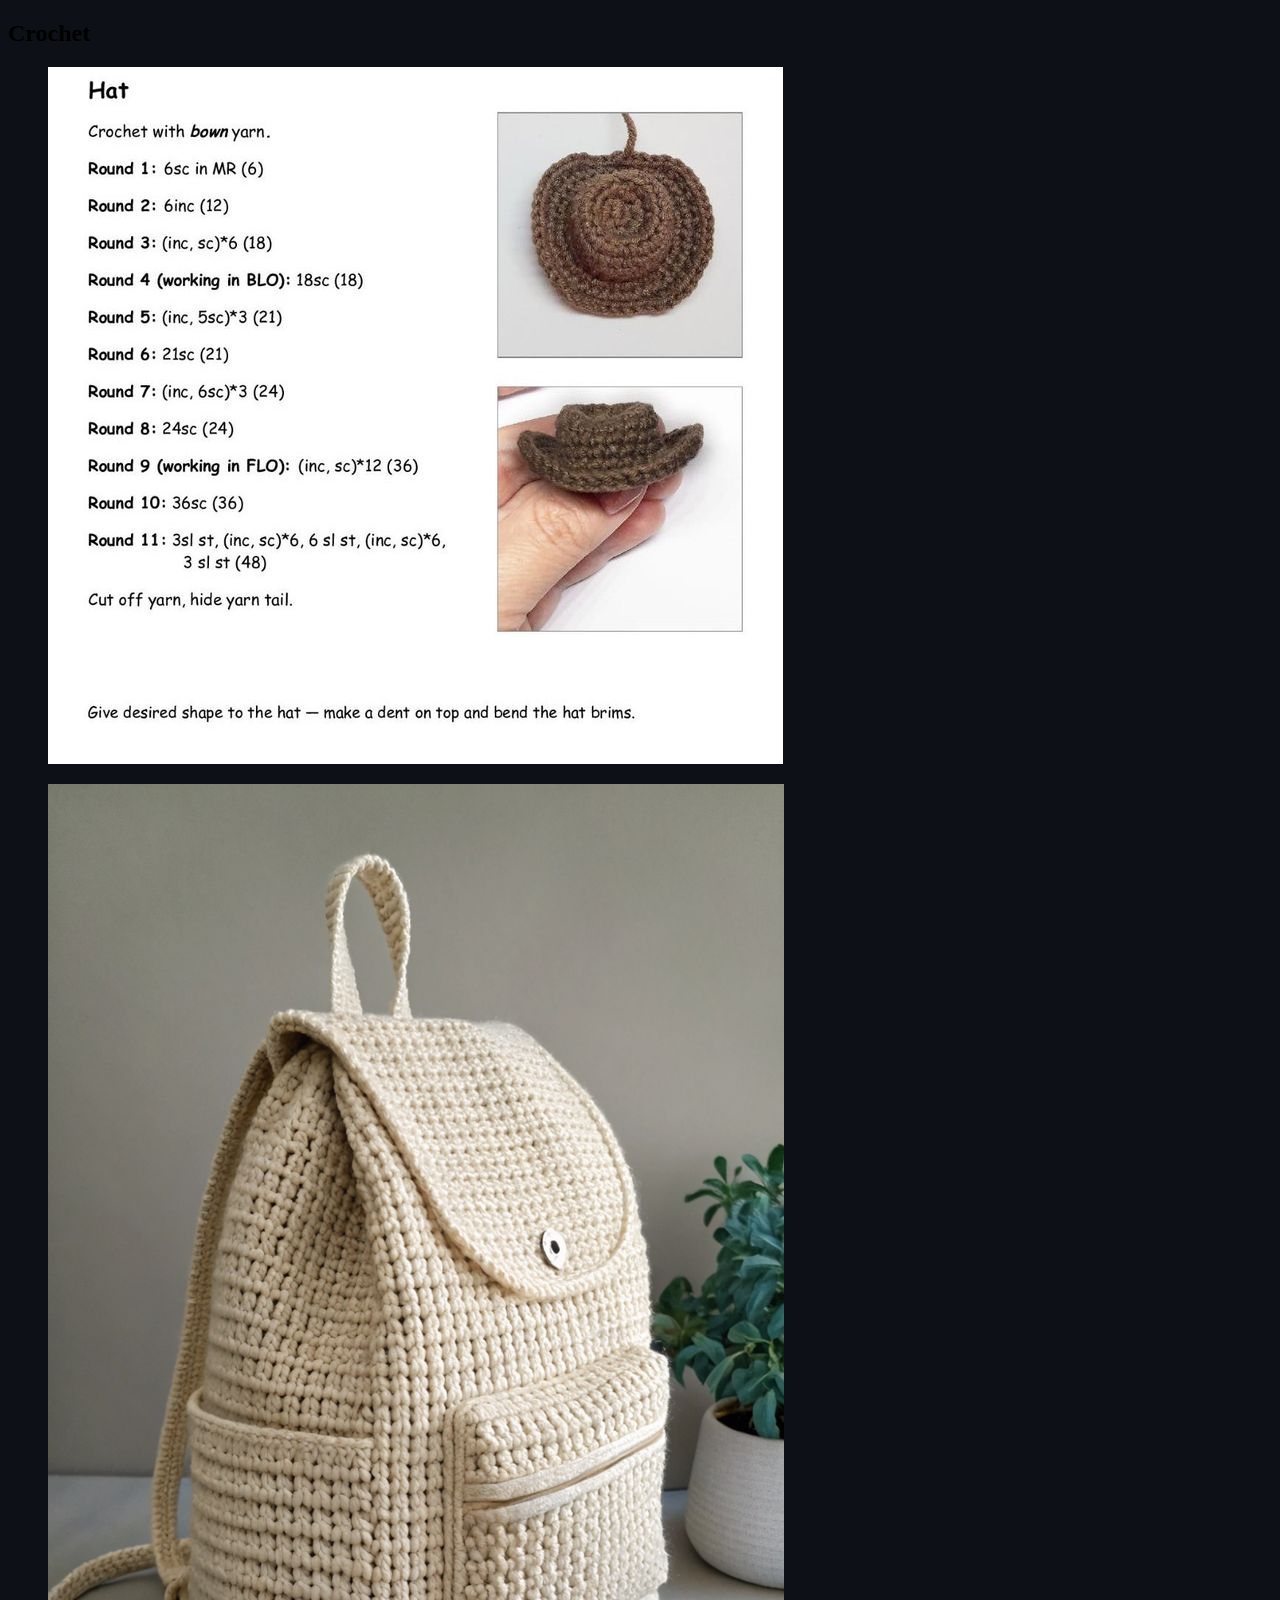
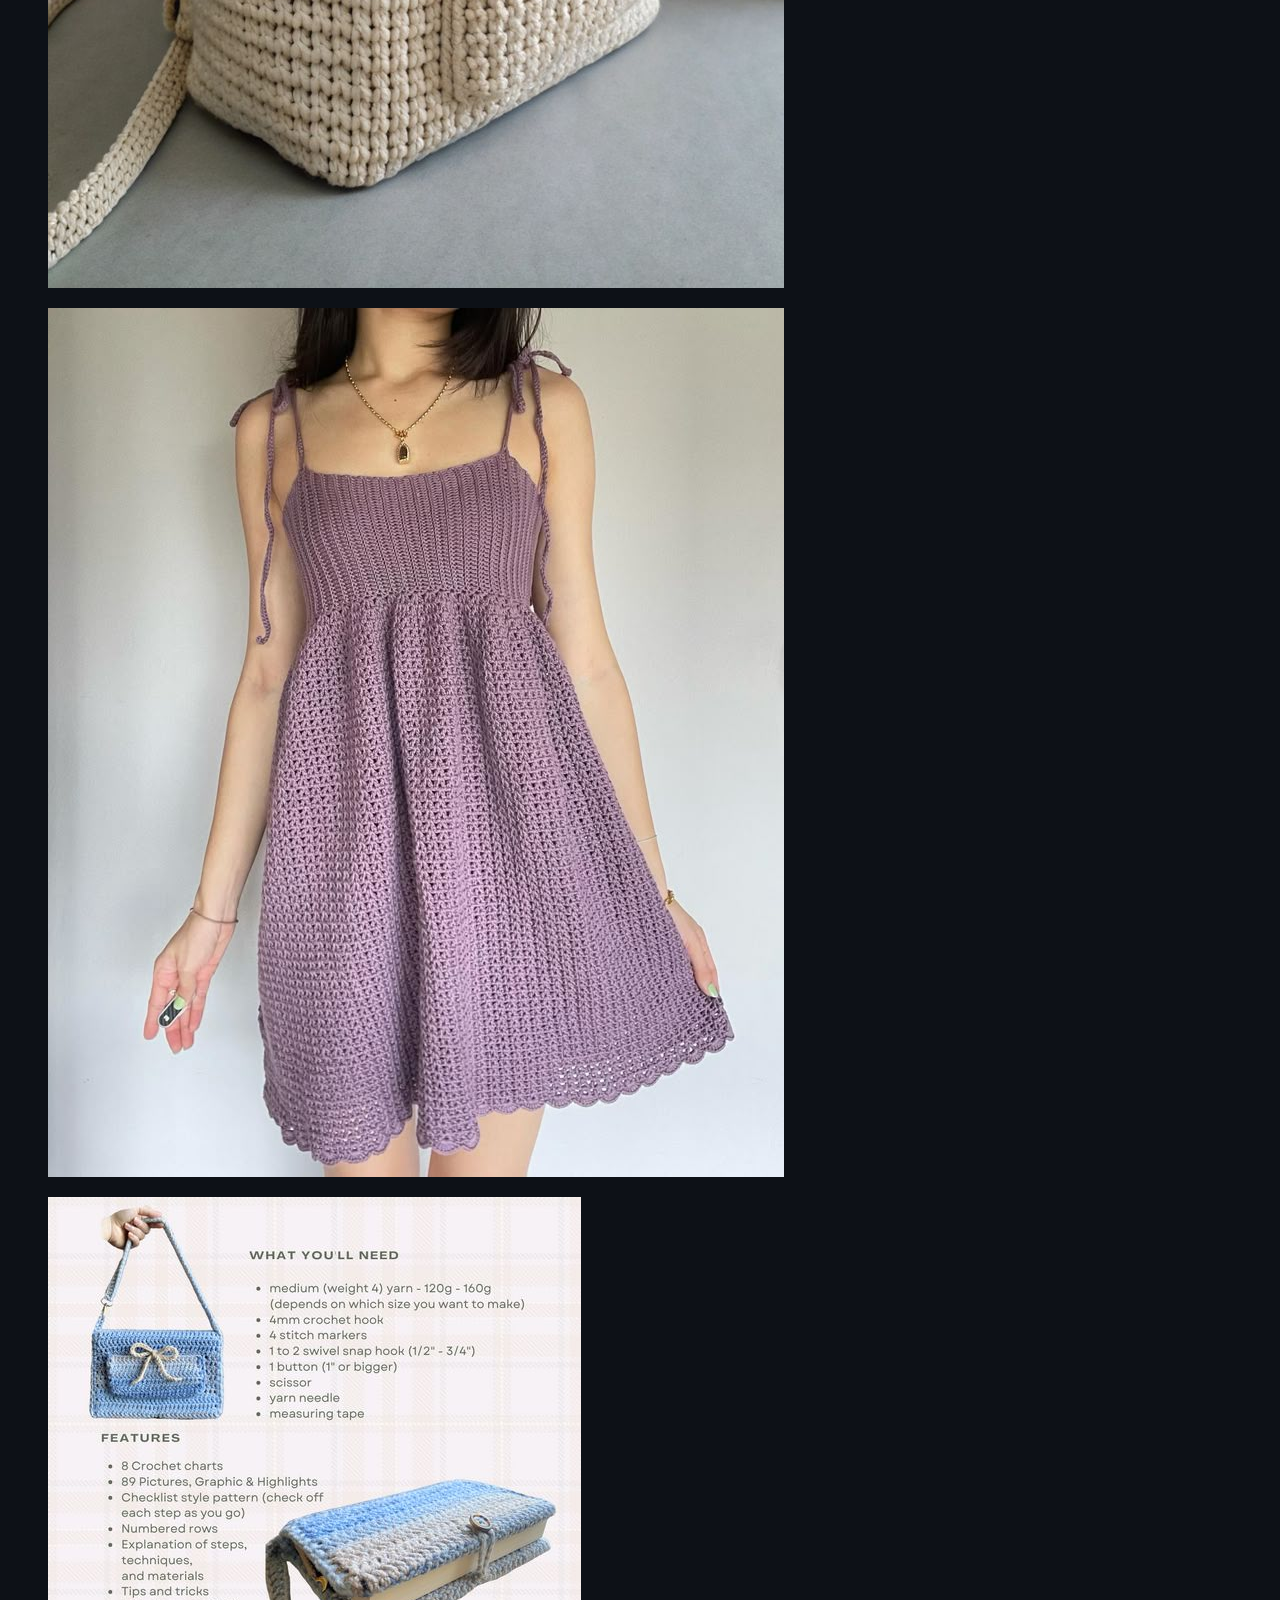
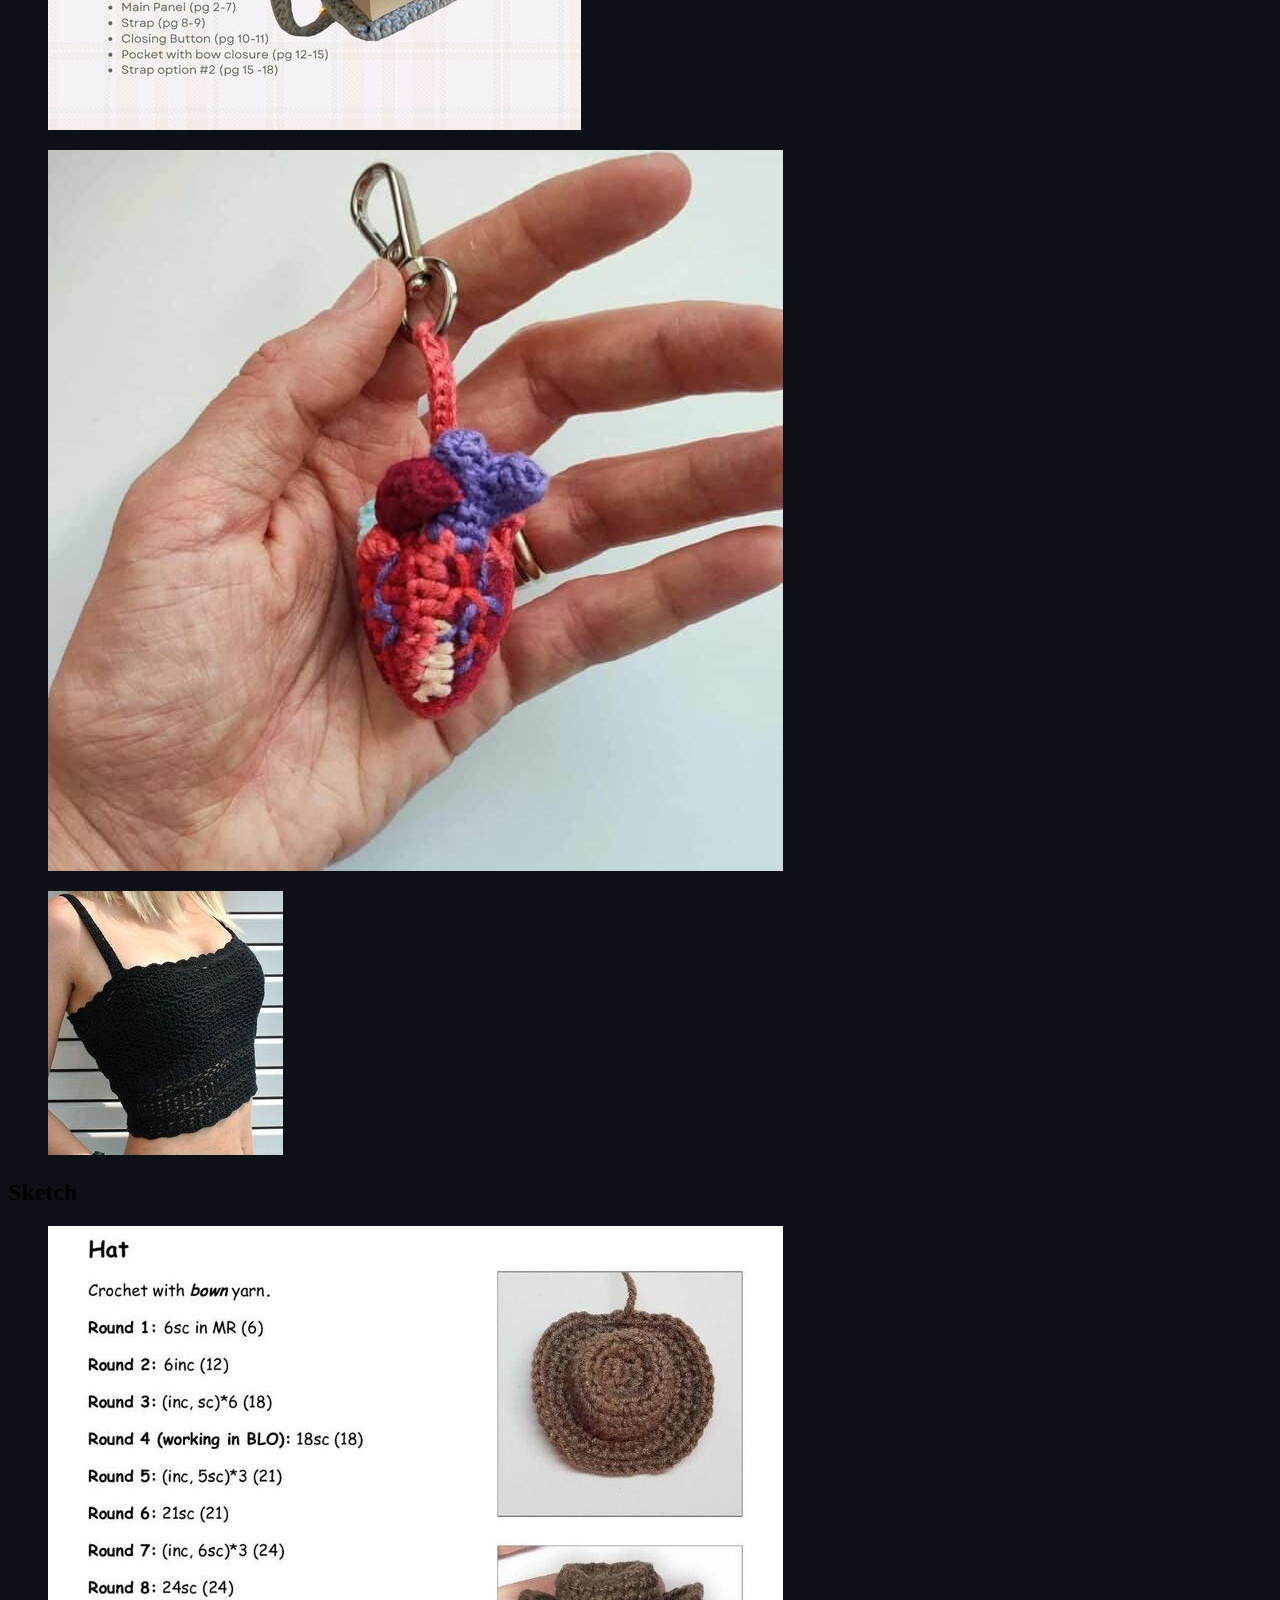
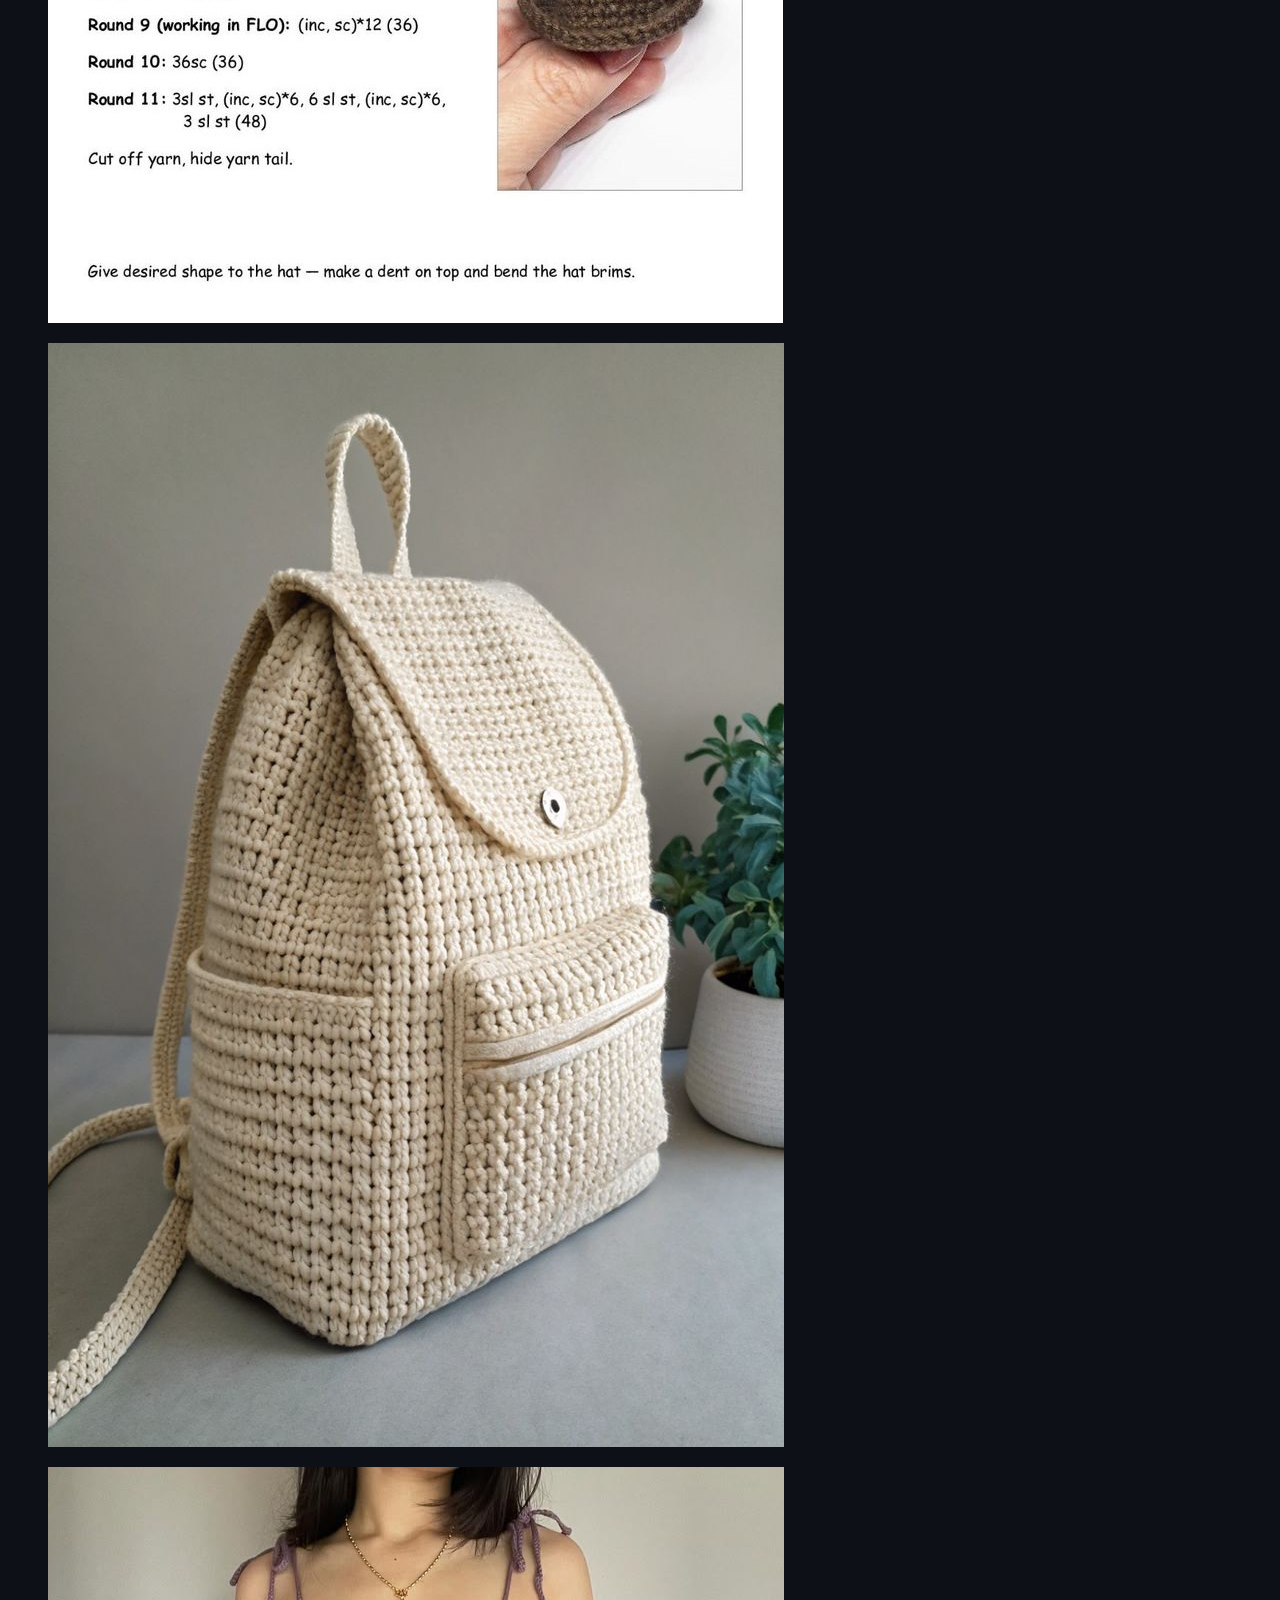
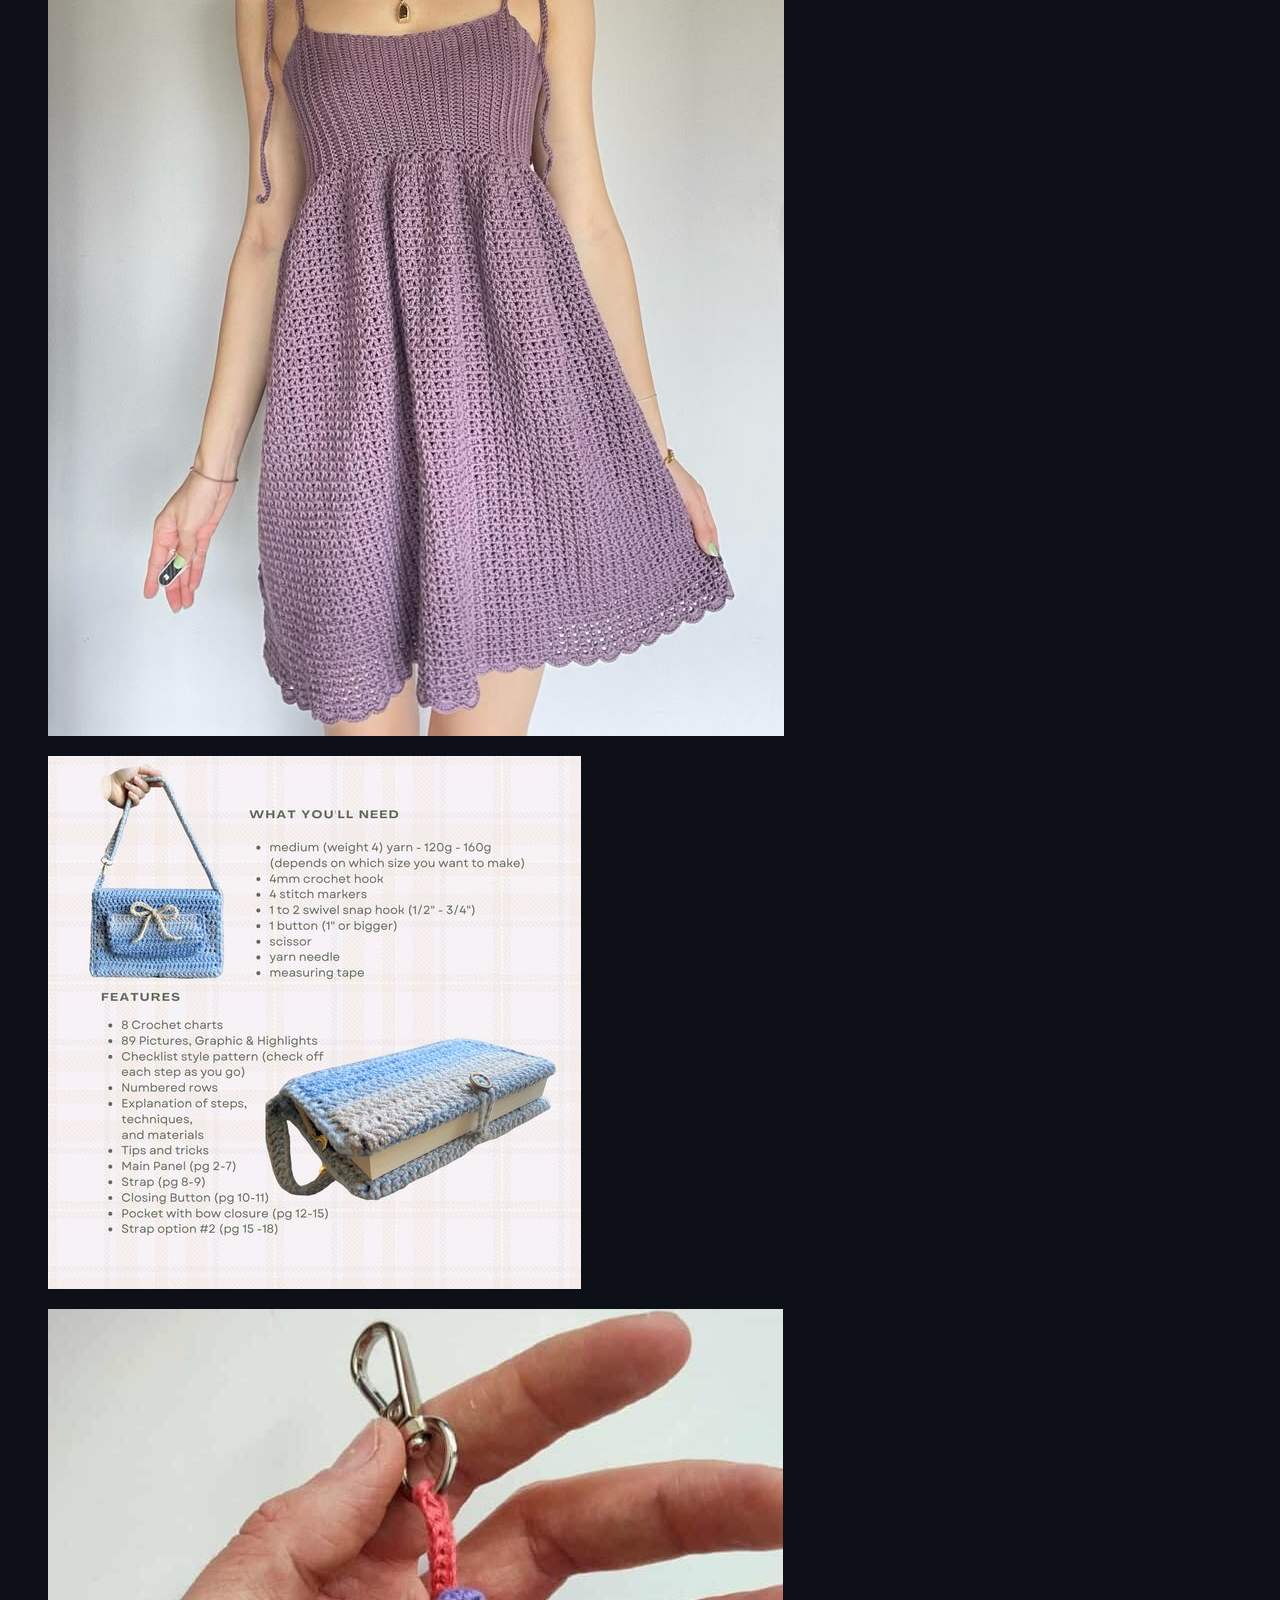
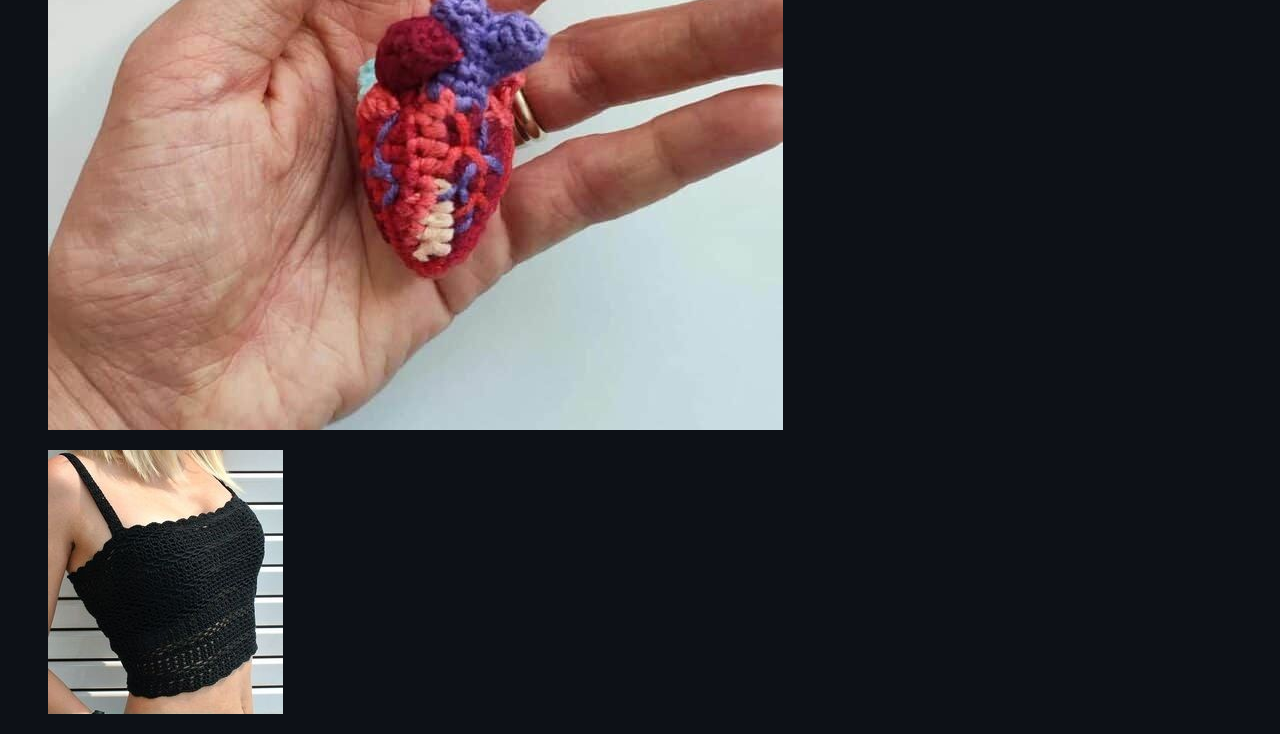
<file: animated-photo-gallery/index.html>
<!DOCTYPE html>
<html lang="en">
<head>
    <meta charset="UTF-8">
    <meta name="viewport" content="width=device-width, initial-scale=1.0">
    <title>Animated photo gallery</title>
    <link rel="stylesheet" href="style/style.css">
</head>
<body>
    <main>
        <section class = "topic">
            <h2>Crochet</h2>
            <div class = "gallery">
                <figure>
                    <img src="images/cap-kitchen.jpg" alt="Crochet Cap Kitchen">
                    <!-- <figcaption></figcaption> -->
                </figure>
                
                <figure>
                    <img src="images/bag.jpg" alt="Crochet Bag">
                </figure>      
                
                <figure>
                    <img src="images/one-piece.jpg" alt="Crochet dress">
                </figure>
                
                <figure>
                    <img src="images/book bag.jpg" alt="Crochet Book Cover">
                </figure>
                
                <figure>
                    <img src="images/heart-kitchen.jpg" alt="Crochet Heart Kitchen">
                </figure>
                
                <figure>
                    <img src="images/top.jpg" alt="Crochet bra top">
                </figure>
            </div>
        </section>


         <section class = "topic">
            <h2>Sketch</h2>
            <div class = "gallery">
                <figure class = "photo">
                    <img src="images/cap-kitchen.jpg" alt="Crochet Cap Kitchen">
                    <!-- <figcaption></figcaption> -->
                </figure>
                
                <figure class = "photo">
                    <img src="images/bag.jpg" alt="">
                </figure>      
                
                <figure class = "photo">
                    <img src="images/one-piece.jpg" alt="">
                </figure>
                
                <figure class = "photo">
                    <img src="images/book bag.jpg" alt="">
                </figure>
                
                <figure class = "photo">
                    <img src="images/heart-kitchen.jpg" alt="">
                </figure>
                
                <figure class = "photo">
                    <img src="images/top.jpg" alt="">
                </figure>
            </div>
        </section>
    </main>
</body>
</html>
</file>
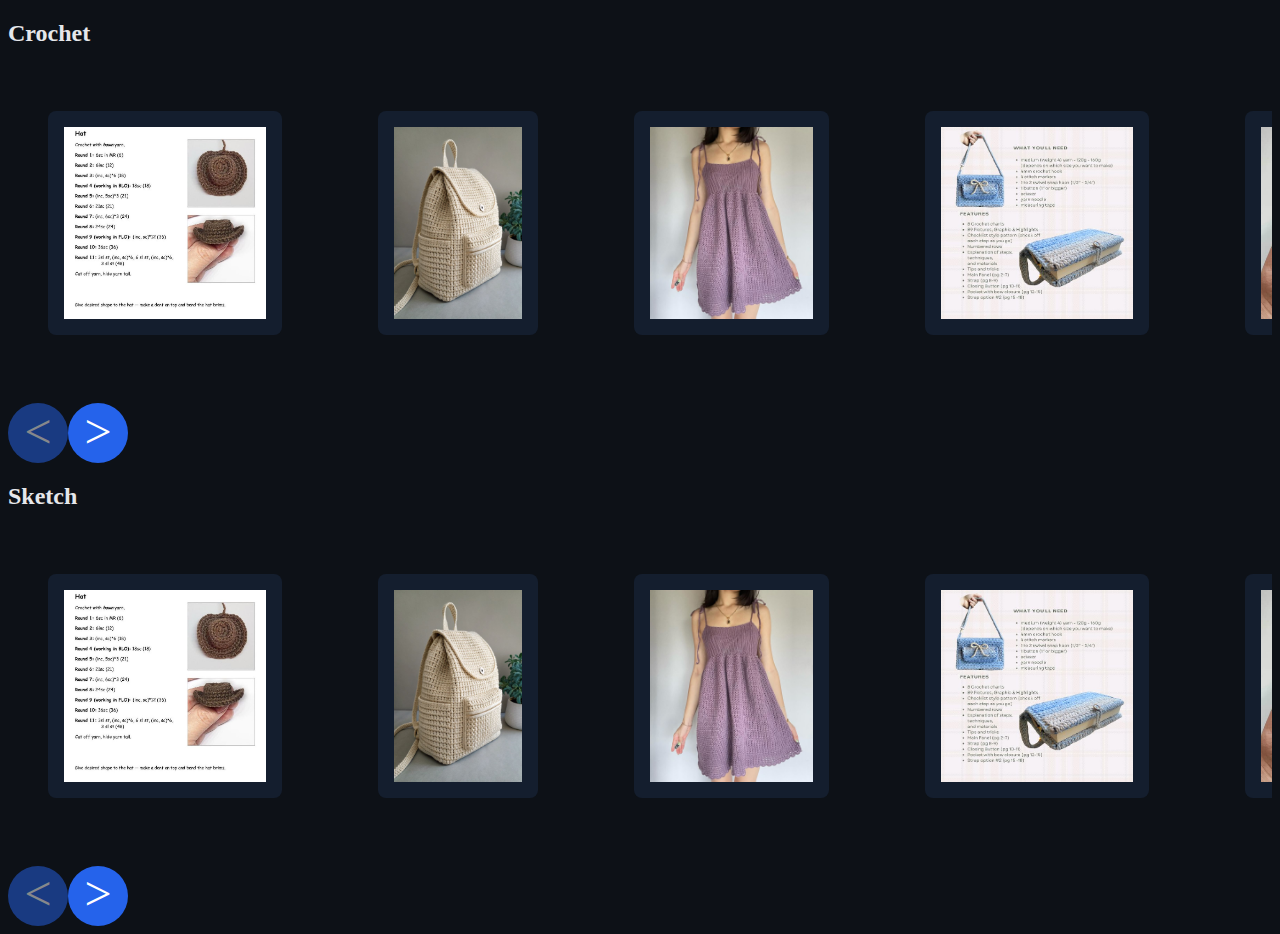
<file: animatedCraftBoard/index.html>
<!DOCTYPE html>
<html lang="en">
<head>
    <meta charset="UTF-8">
    <meta name="viewport" content="width=device-width, initial-scale=1.0">
    <title>Animated photo gallery</title>
    <link rel="stylesheet" href="style/style.css">
</head>
<body>
    <main> 
        <section class = "topic">
            <h2>Crochet</h2>
            <div class = "gallery">
                <figure>
                    <img src="images/cap-kitchen.jpg" alt="Crochet Cap Kitchen">
                    <!-- <figcaption></figcaption> -->
                </figure>
                
                <figure>
                    <img src="images/bag.jpg" alt="Crochet Bag">
                </figure>      
                
                <figure>
                    <img src="images/one-piece.jpg" alt="Crochet dress">
                </figure>
                 
                <figure>
                    <img src="images/book bag.jpg" alt="Crochet Book Cover">
                </figure>
                
                <figure>
                    <img src="images/heart-kitchen.jpg" alt="Crochet Heart Kitchen">
                </figure>
                
                <figure>
                    <img src="images/top.jpg" alt="Crochet bra top">
                </figure>
            </div>
        </section>


         <section class = "topic">
            <h2>Sketch</h2>
            <div class = "gallery">
                <figure class = "photo">
                    <img src="images/cap-kitchen.jpg" alt="Crochet Cap Kitchen">
                    <!-- <figcaption></figcaption> -->
                </figure>
                
                <figure class = "photo">
                    <img src="images/bag.jpg" alt="">
                </figure>      
                
                <figure class = "photo">
                    <img src="images/one-piece.jpg" alt="">
                </figure>
                
                <figure class = "photo">
                    <img src="images/book bag.jpg" alt="">
                </figure>
                
                <figure class = "photo">
                    <img src="images/heart-kitchen.jpg" alt="">
                </figure>
                
                <figure class = "photo">
                    <img src="images/top.jpg" alt="">
                </figure>
            </div>
        </section>
    </main>
</body>
</html>
</file>
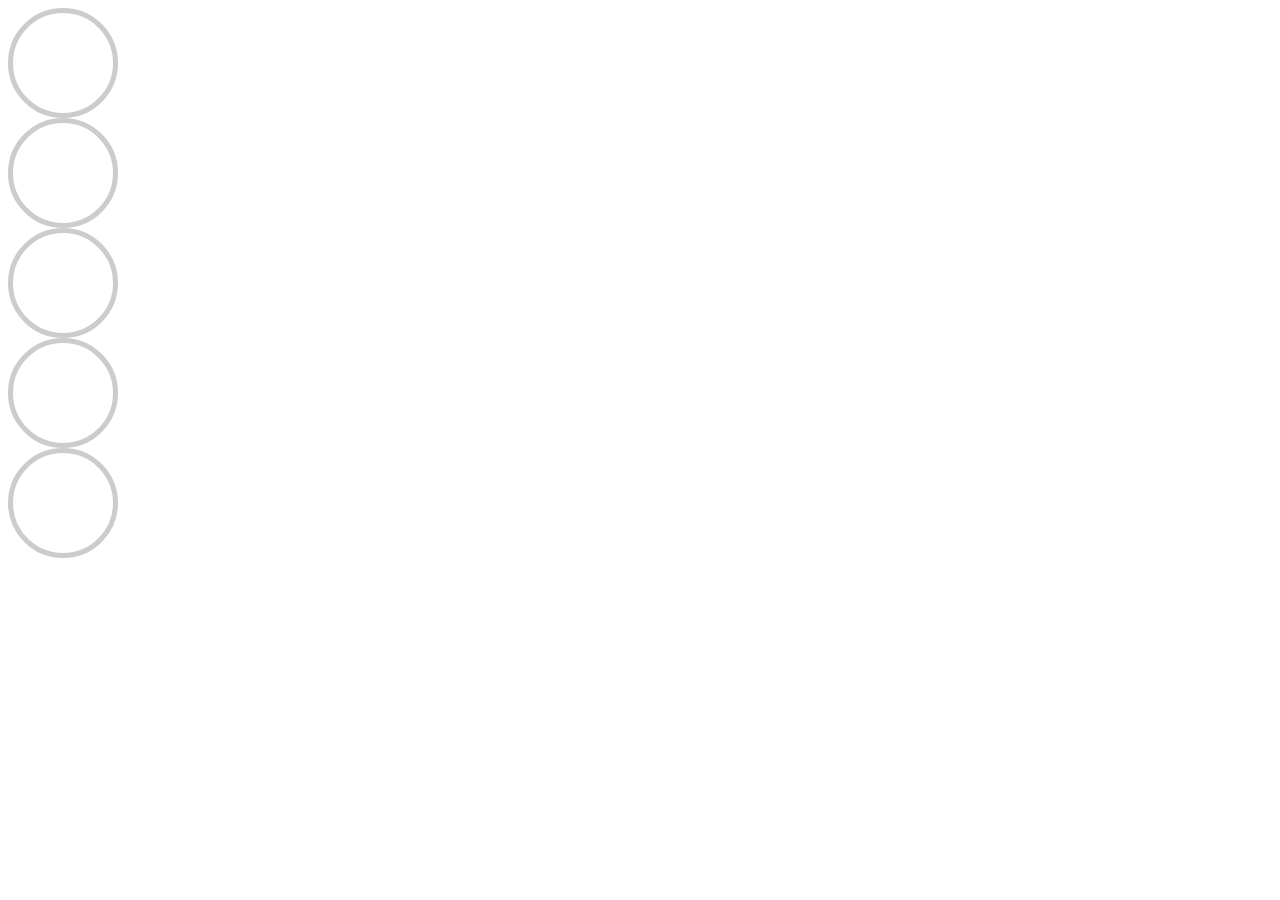
<file: bubbles animation/index.html>
<!DOCTYPE html>
<html lang="en">
<head>
  <meta charset="UTF-8">
      <meta name="viewport" content="width=device-width, initial-scale=1.0">
  <title>Magical Bubbles</title>
  <link rel="stylesheet" href="style.css">
</head>
<body>
  <div class="bubble-box">
    <div class="bubble one"></div>
  </div>
  <div class="bubble-box">
    <div class="bubble two"></div>
  </div>  
  <div class="bubble-box">
    <div class="bubble three"></div>
  </div>  
  <div class="bubble-box">
    <div class="bubble four"></div>
  </div>  
  <div class="bubble-box">
    <div class="bubble five"></div>
  </div>
</body>
</html>
</file>
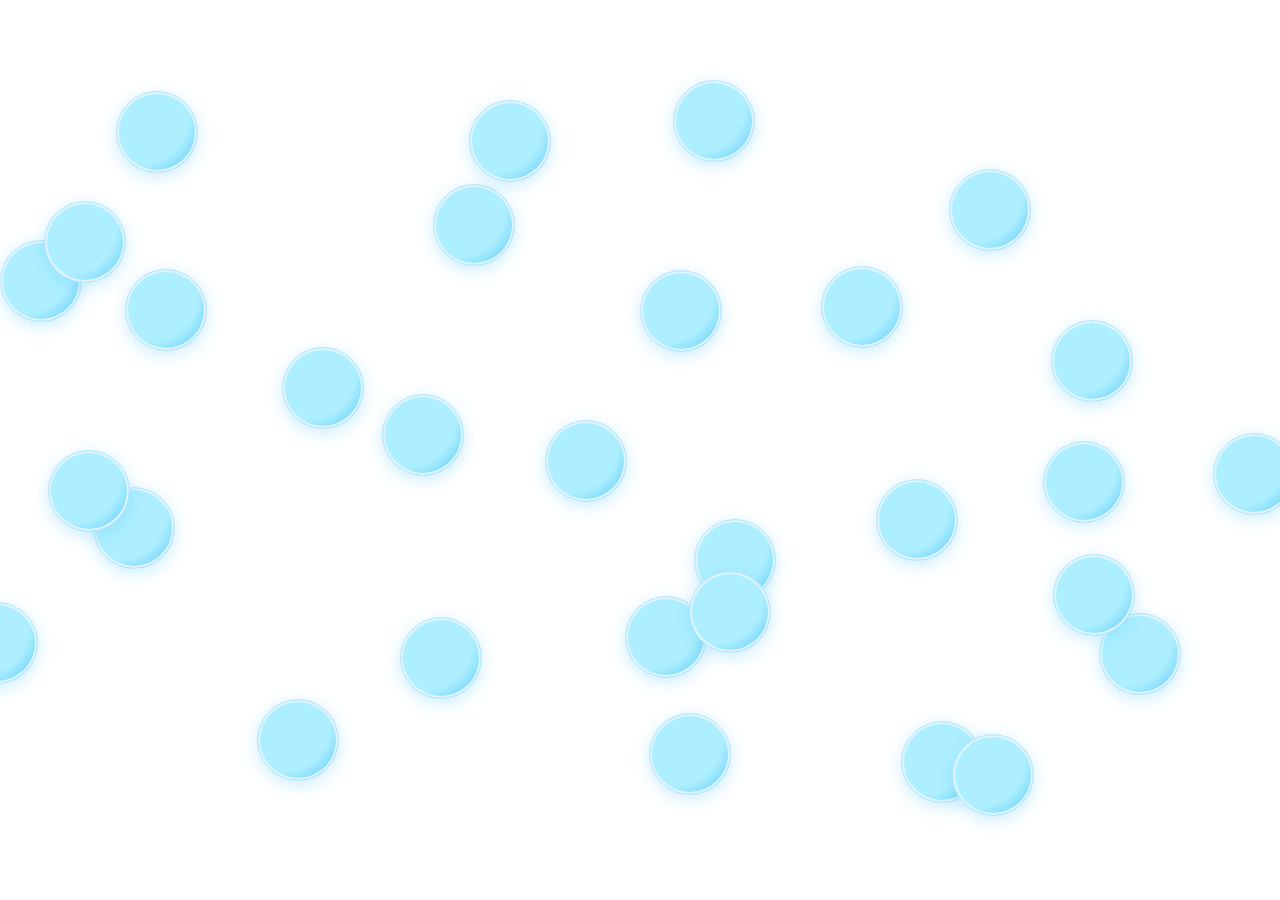
<file: bubblesAnimation/index.html>
<!DOCTYPE html>
<html lang="en">
<head>
  <meta charset="UTF-8">
  <meta name="viewport" content="width=device-width, initial-scale=1.0">
  <title>Magical Bubbles</title>
  <link rel="stylesheet" href="style.css">
</head>
<body>

  <!-- <div class="bubble-box">
    <div class="bubble two"></div>
  </div>  
  <div class="bubble-box">
    <div class="bubble three"></div>
  </div>  
  <div class="bubble-box">
    <div class="bubble four"></div>
  </div>  
  <div class="bubble-box">
    <div class="bubble five"></div>
  </div> -->

    <script type="module" src="script.js"></script>
</body>
</html>
</file>
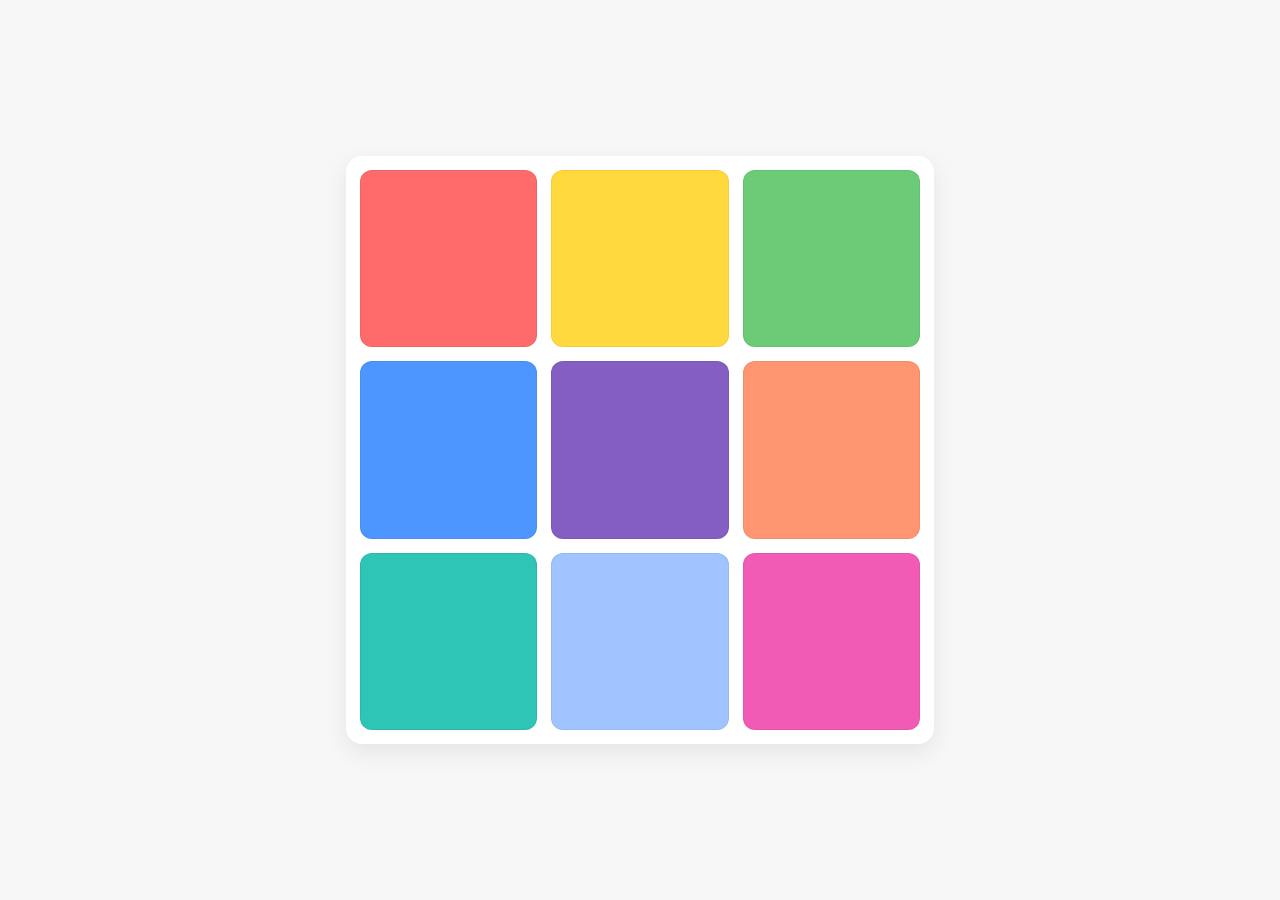
<file: coffeeMenuAnimation/index.html>
<!DOCTYPE html>
<html lang="en">
    <head>
        <meta charset="UTF-8" />
        <meta name="viewport" content="width=device-width, initial-scale=1" />
        <title>3x3 Color Grid</title>
        <style>
            :root{
                --c1:#FF6B6B; --c2:#FFD93D; --c3:#6BCB77;
                --c4:#4D96FF; --c5:#845EC2; --c6:#FF9671;
                --c7:#2EC4B6; --c8:#A0C4FF; --c9:#F15BB5;
            }
            
            body{
                margin:0;
                min-height:100svh;
                display:grid;
                place-items:center;
                background:#f7f7f8;
                font-family:system-ui,-apple-system,Segoe UI,Roboto,Ubuntu,Cantarell,Noto Sans,sans-serif;
            }
            
            .grid{
                width:min(92vw, 560px);
                display:grid;
                grid-template-columns:repeat(3, 1fr);
                gap:14px;
                padding:14px;
                background:#fff;
                border-radius:16px;
                box-shadow:0 8px 24px rgba(0,0,0,.08);
            }
            
            .cell{
                aspect-ratio:1 / 1;          /* keeps them perfectly square */
                border-radius:12px;
                box-shadow:inset 0 0 0 1px rgba(0,0,0,.06);
                transition:transform .15s ease, box-shadow .15s ease;
            }
            
            .cell:hover{
                transform:translateY(-2px);
                box-shadow:0 6px 14px rgba(0,0,0,.15);
            }
            
            .c1{background:var(--c1)}
            .c2{background:var(--c2)}
            .c3{background:var(--c3)}
            .c4{background:var(--c4)}
            .c5{background:var(--c5)}
            .c6{background:var(--c6)}
            .c7{background:var(--c7)}
            .c8{background:var(--c8)}
            .c9{background:var(--c9)}
            </style>
</head>
<body>
    <div class="grid">
        <div class="cell c1"></div>
        <div class="cell c2"></div>
        <div class="cell c3"></div>
        <div class="cell c4"></div>
        <div class="cell c5"></div>
        <div class="cell c6"></div>
        <div class="cell c7"></div>
        <div class="cell c8"></div>
        <div class="cell c9"></div>
    </div>
</body>
</html>
</file>
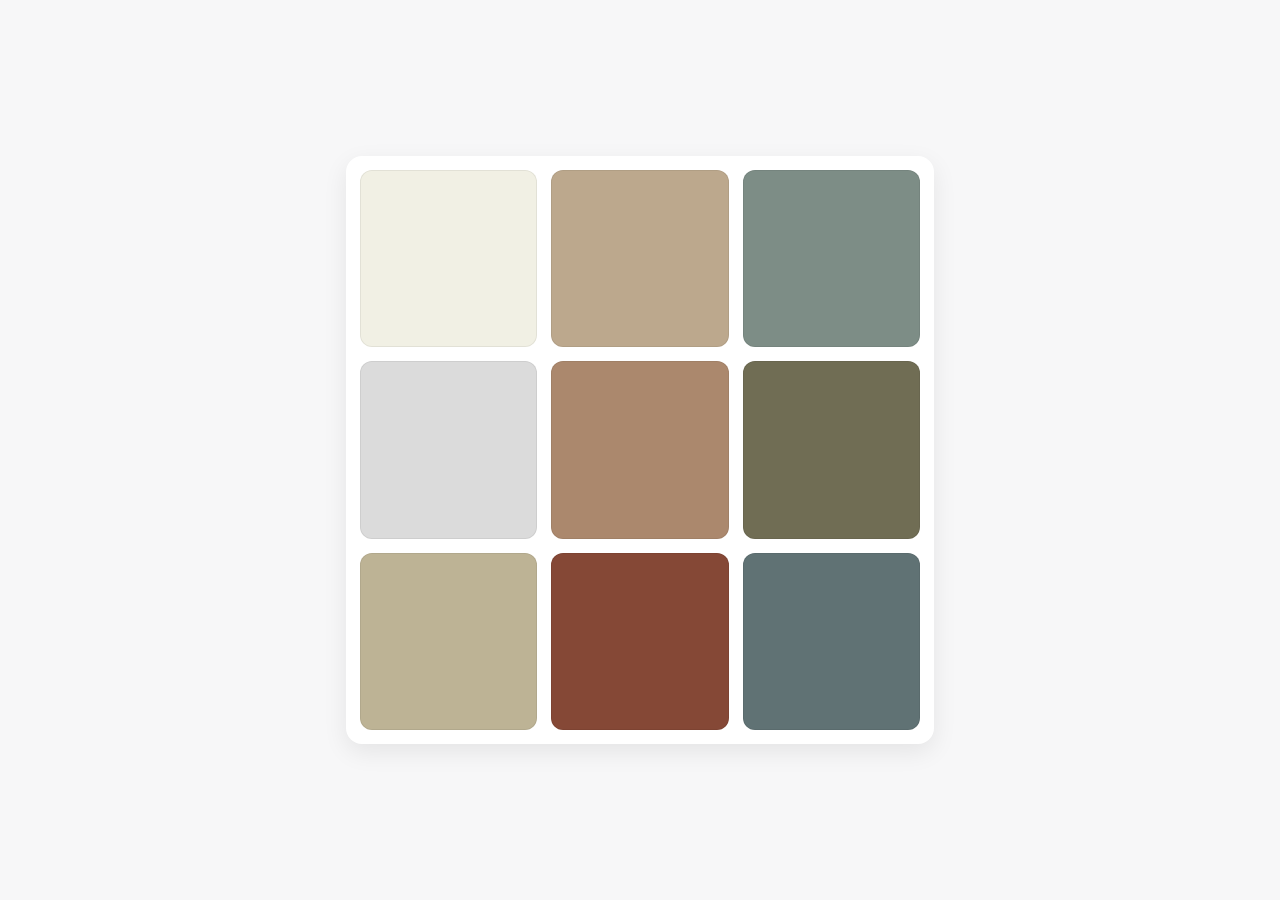
<file: colorPalette/index.html>
<!DOCTYPE html>
<html lang="en">
    <head>
        <meta charset="UTF-8" />
        <meta name="viewport" content="width=device-width, initial-scale=1" />
        <title>3x3 Color Grid</title>
        <style>
            :root{
                --c1:#F1F0E4; --c2:#BCA88D; --c3:#7D8D86;
                --c4:#DBDBDB; --c5:#AB886D; --c6:#706D54;
                --c7:#BDB395; --c8:#854836; --c9:#607274;
            }
            
            body{
                margin:0;
                min-height:100svh;
                display:grid;
                place-items:center;
                background:#f7f7f8;
                font-family:system-ui,-apple-system,Segoe UI,Roboto,Ubuntu,Cantarell,Noto Sans,sans-serif;
            }
            

            /* .latte {
  background-color: var(--c1); 
}

.macchiato {
  background-color: var(--c7); 
}

.black-coffee {
  background-color: var(--c8); 
}

.espresso {
  background-color: var(--c5); 
}

.mocha {
  background-color: var(--c2); 
} */
 
            .grid{
                width:min(92vw, 560px);
                display:grid;
                grid-template-columns:repeat(3, 1fr);
                gap:14px;
                padding:14px;
                background:#fff;
                border-radius:16px;
                box-shadow:0 8px 24px rgba(0,0,0,.08);
            }
            
            .cell{
                aspect-ratio:1 / 1;          /* keeps them perfectly square */
                border-radius:12px;
                box-shadow:inset 0 0 0 1px rgba(0,0,0,.06);
                transition:transform .15s ease, box-shadow .15s ease;
            }
            
            .cell:hover{
                transform:translateY(-2px);
                box-shadow:0 6px 14px rgba(0,0,0,.15);
            }
            
            .c1{background:var(--c1)}
            .c2{background:var(--c2)}
            .c3{background:var(--c3)}
            .c4{background:var(--c4)}
            .c5{background:var(--c5)}
            .c6{background:var(--c6)}
            .c7{background:var(--c7)}
            .c8{background:var(--c8)}
            .c9{background:var(--c9)}
            </style>
</head>
<body>
    <div class="grid">
        <div class="cell c1"></div>
        <div class="cell c2"></div>
        <div class="cell c3"></div>
        <div class="cell c4"></div>
        <div class="cell c5"></div>
        <div class="cell c6"></div>
        <div class="cell c7"></div>
        <div class="cell c8"></div>
        <div class="cell c9"></div>
    </div>
</body>
</html>
</file>
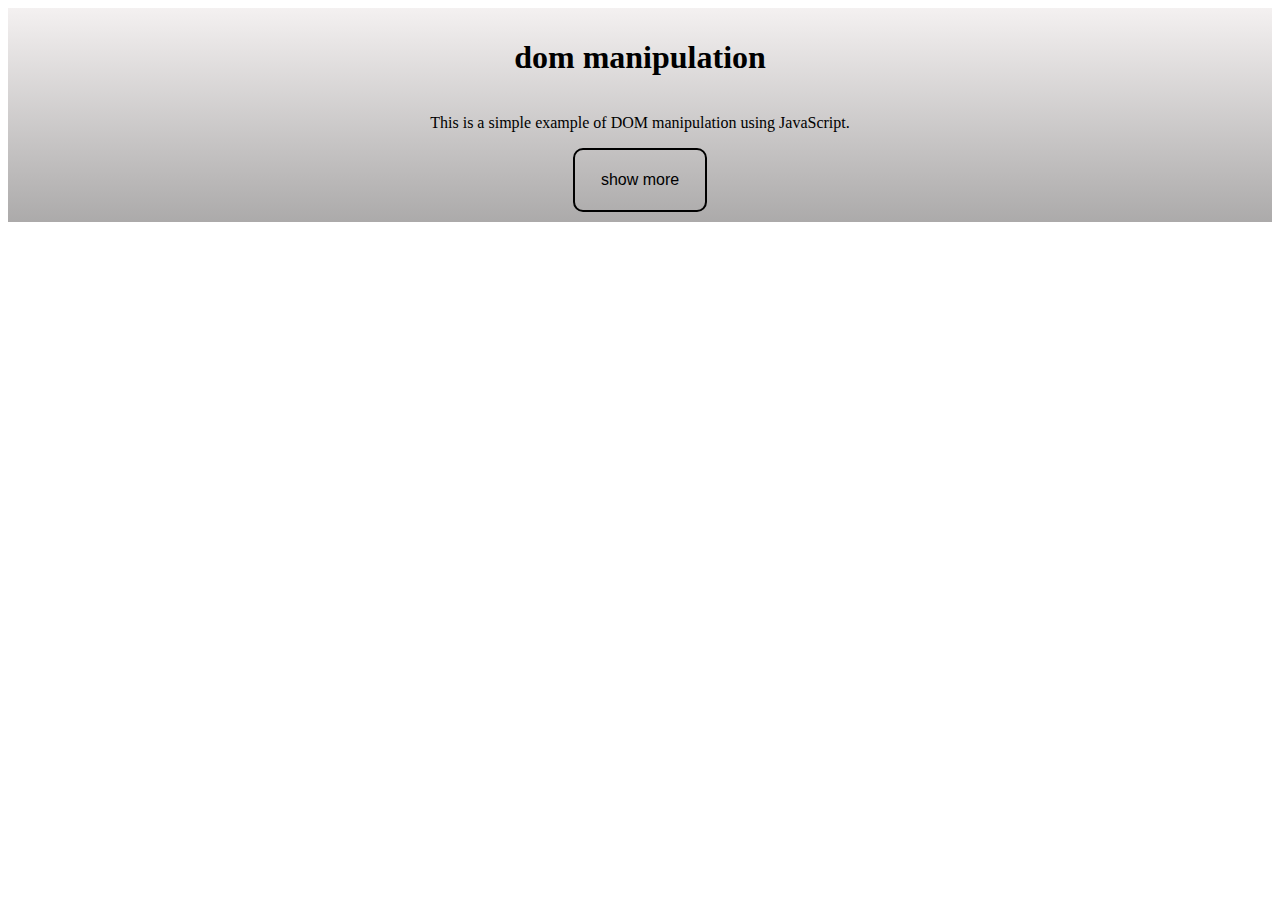
<file: dom/index.html>
<!DOCTYPE html>
<html lang="en">
<head>
    <meta charset="UTF-8">
    <meta name="viewport" content="width=device-width, initial-scale=1.0">
    <title> dom manipulation</title>
    <link rel="stylesheet" href="style.css">
</head>
<body>
    <div class="container">
        <h1>dom manipulation</h1>
        <p>This is a simple example of DOM manipulation using JavaScript.</p>

        <div class = "buttonContainer">
            <button id="changeTextButton">show more</button>
            <p id="textToChange">This text will change when you click the button. Lorem ipsum dolor sit amet consectetur, adipisicing elit. Cumque rem illum ipsam neque rerum fuga impedit non unde ea adipisci. Accusamus tempora consequatur blanditiis aliquid voluptates ullam ex eos reiciendis. Lorem ipsum dolor sit amet consectetur, adipisicing elit. Odit magni earum veniam, tempore quisquam consequuntur doloremque iure optio ullam sapiente voluptas eligendi debitis ad sit repudiandae reprehenderit, tenetur veritatis culpa quo nobis exercitationem quia neque! Consequatur officiis porro aliquam, molestiae officia consequuntur similique hic maxime et ex qui expedita, fuga a maiores ipsam, animi quasi aspernatur inventore? Quos adipisci quas excepturi sit incidunt repellendus placeat quibusdam iste numquam, provident nobis magni omnis aspernatur nesciunt aliquid. Eligendi maxime sed quasi officiis reiciendis voluptatum voluptatibus illum nulla nemo minus, magnam earum sequi enim iste sunt ratione facere fugit facilis. Nihil, quam officia.</p>
        </div>

    </div>
    <script src="script.js"></script>
</body>
</html>
</file>
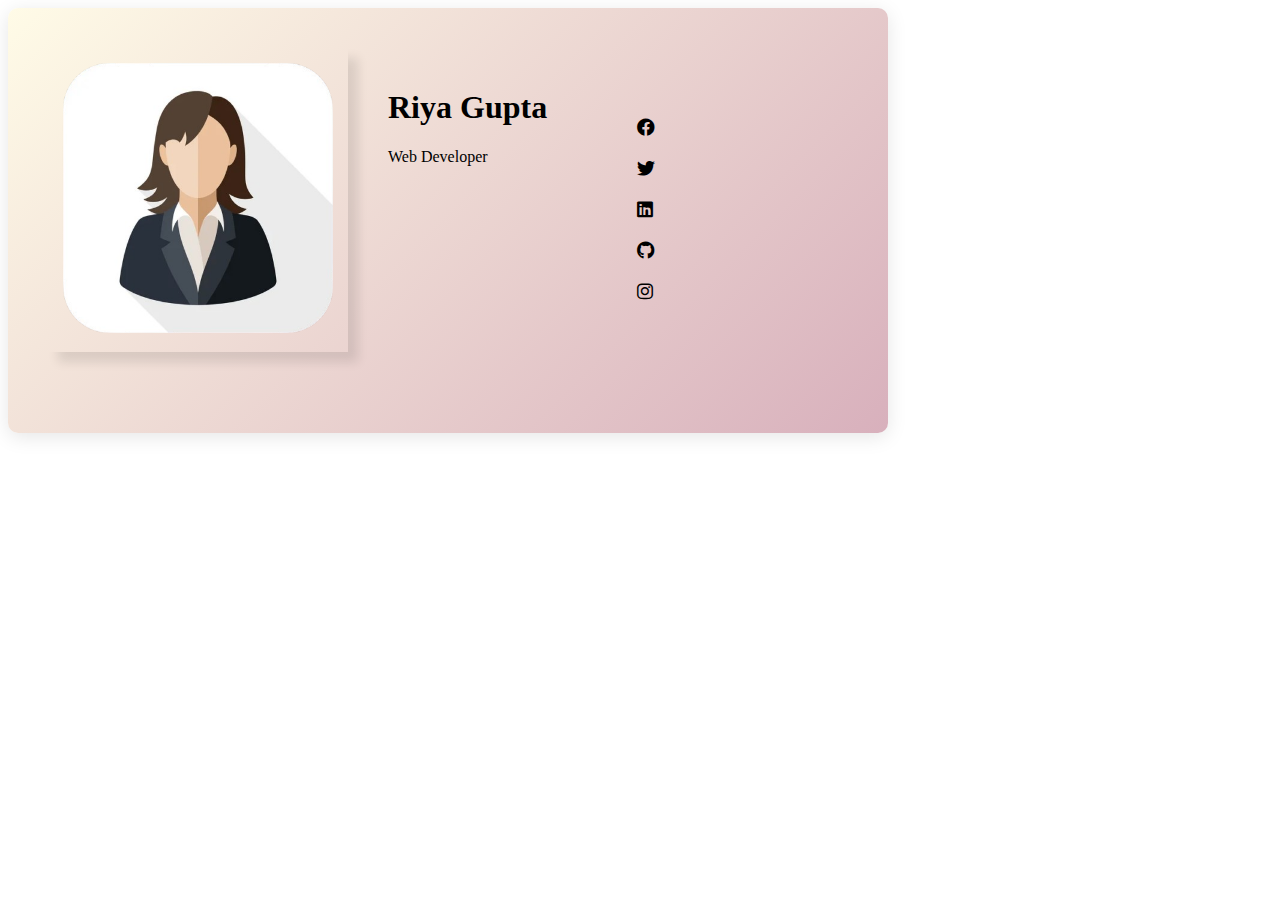
<file: responsive-profile-card/index.html>
<!DOCTYPE html>
<html lang="en">
<head>
    <meta charset="UTF-8">
    <meta name="viewport" content="width=device-width, initial-scale=1.0">
    <title>profile card</title>
    <link rel="stylesheet" href="styles/style.css">
    <link rel="stylesheet" href="https://cdnjs.cloudflare.com/ajax/libs/font-awesome/6.0.0-beta3/css/all.min.css">
</head>
<body>
    <div class="profile-card">
        
        <aside class="profile-image">
            <img src="images/pf-image.png" alt="Profile Image">
        </aside>

        <div class="profile-info">
            <div>
                <h1>Riya Gupta</h1>
                <p>Web Developer</p>
            </div>
            <div class="social-links">
                <ul>
                    <li><a href="#"><i class="fa-brands fa-facebook"></i></a></li>
                    <li><a href="#"><i class="fa-brands fa-twitter"></i></a></li>
                    <li><a href="#"><i class="fa-brands fa-linkedin"></i></a></li>
                    <li><a href="#"><i class="fa-brands fa-github"></i></a></li>
                    <li><a href="#"><i class="fa-brands fa-instagram"></i></li>
                </ul>
            </div>
        </div>

        
    </div>
</body>
</html>
</file>
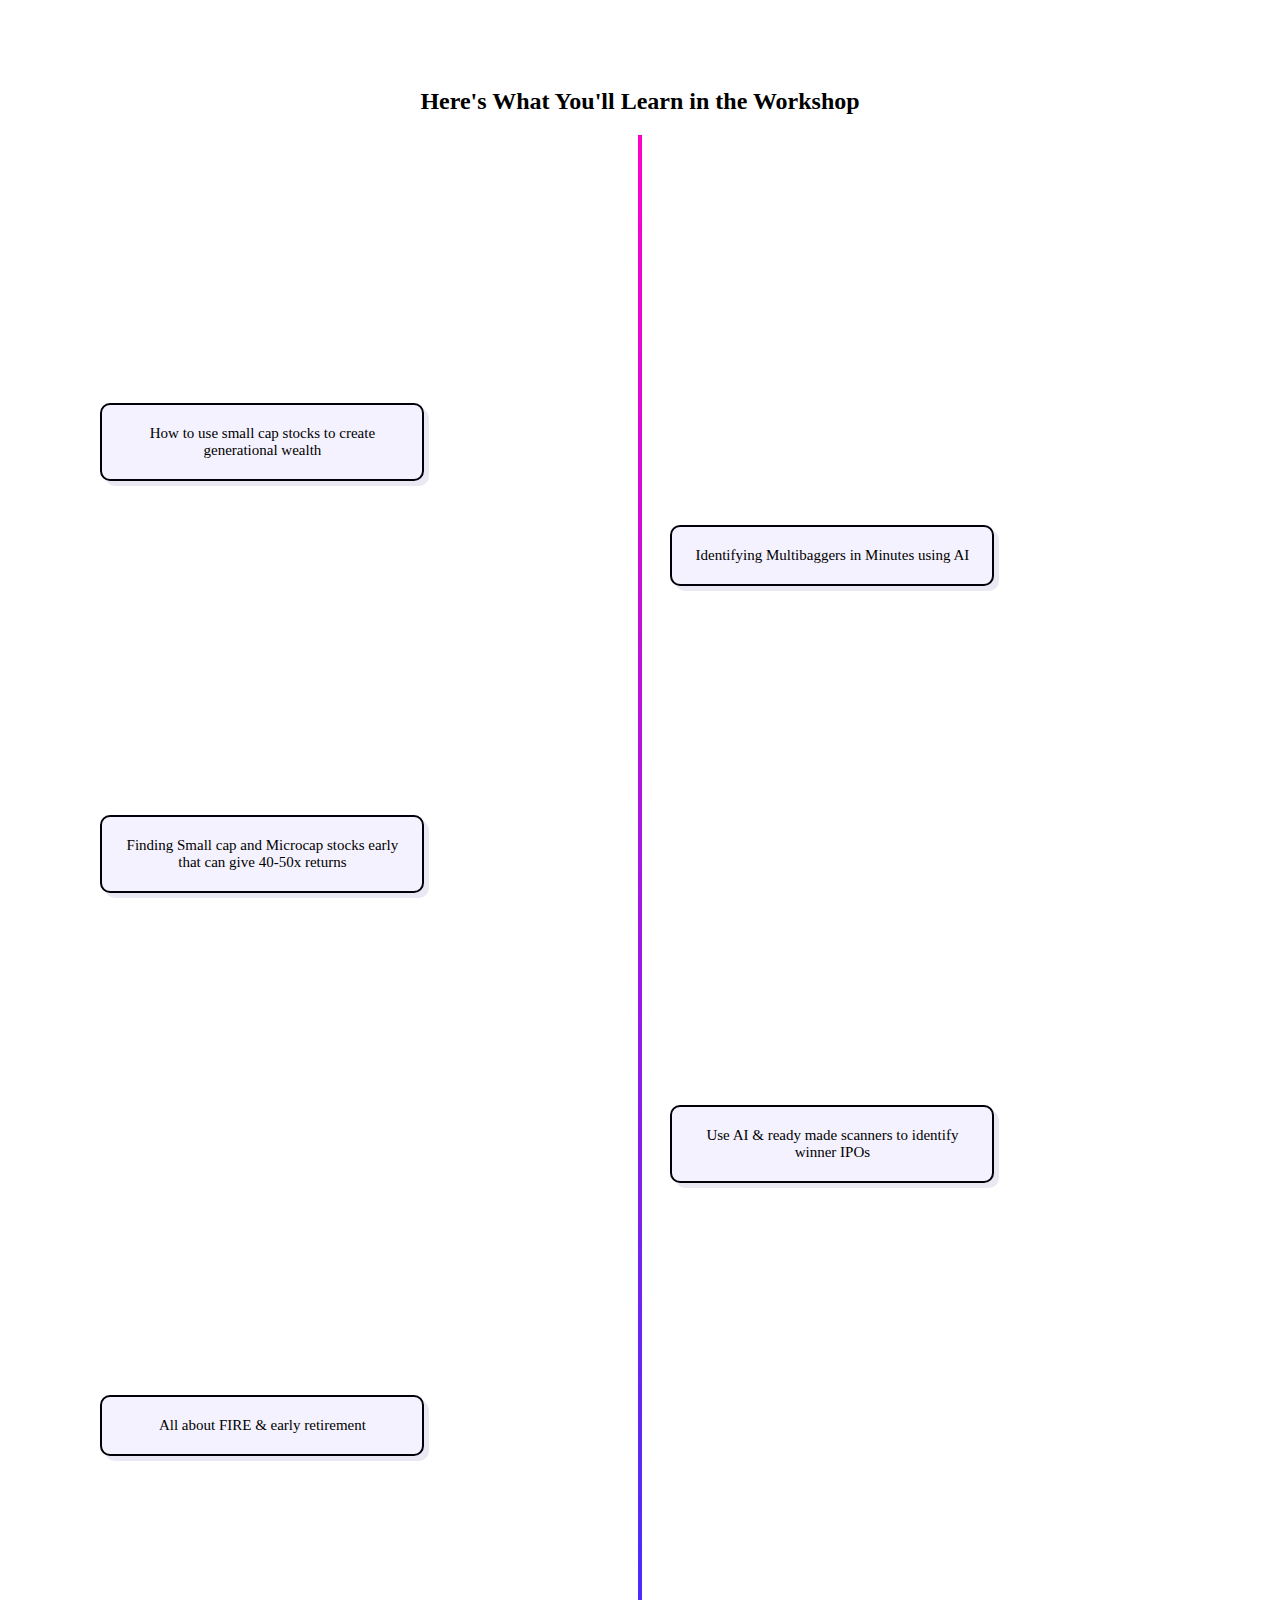
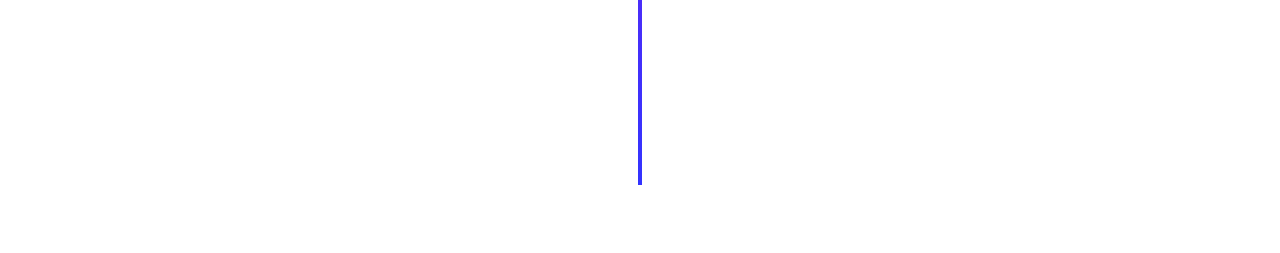
<file: scrolling-flag-design/index.html>
<!DOCTYPE html>
<html lang="en">
<head>
    <meta charset="UTF-8">
    <meta name="viewport" content="width=device-width, initial-scale=1.0">
    <title>scrolling  flag design
        
    </title>
    <link rel="stylesheet" href="style.css">
    <script src="script.js"></script>
</head>
<body>
    <section class="timeline-section">
        <h2>Here's What You'll Learn in the Workshop</h2>
        <div class="timeline">
            <div class="line"></div>

            <div class="card-with-icon">
                <div class="money-icon"></div>
                <div class="timeline-card left">
                How to use small cap stocks to create generational wealth</div>
            </div>

            <div class="card-with-icon">
                <div class="money-icon"></div>
                <div class="timeline-card right">
                Identifying Multibaggers in Minutes using AI</div>
            </div>

            <div class="card-with-icon">
                <div class="money-icon"></div>
                <div class="timeline-card left">
                Finding Small cap and Microcap stocks early that can give 40-50x returns</div>        
            </div>

            <div class="card-with-icon">
                <div class="money-icon"></div>
                <div class="timeline-card right">
                Use AI & ready made scanners to identify winner IPOs</div>
            </div>

            <div class="card-with-icon">
                <div class="money-icon"></div>
                <div class="timeline-card left">
                All about FIRE & early retirement</div>
            </div>
        </div>
    </section>
</body>
</html>
</file>
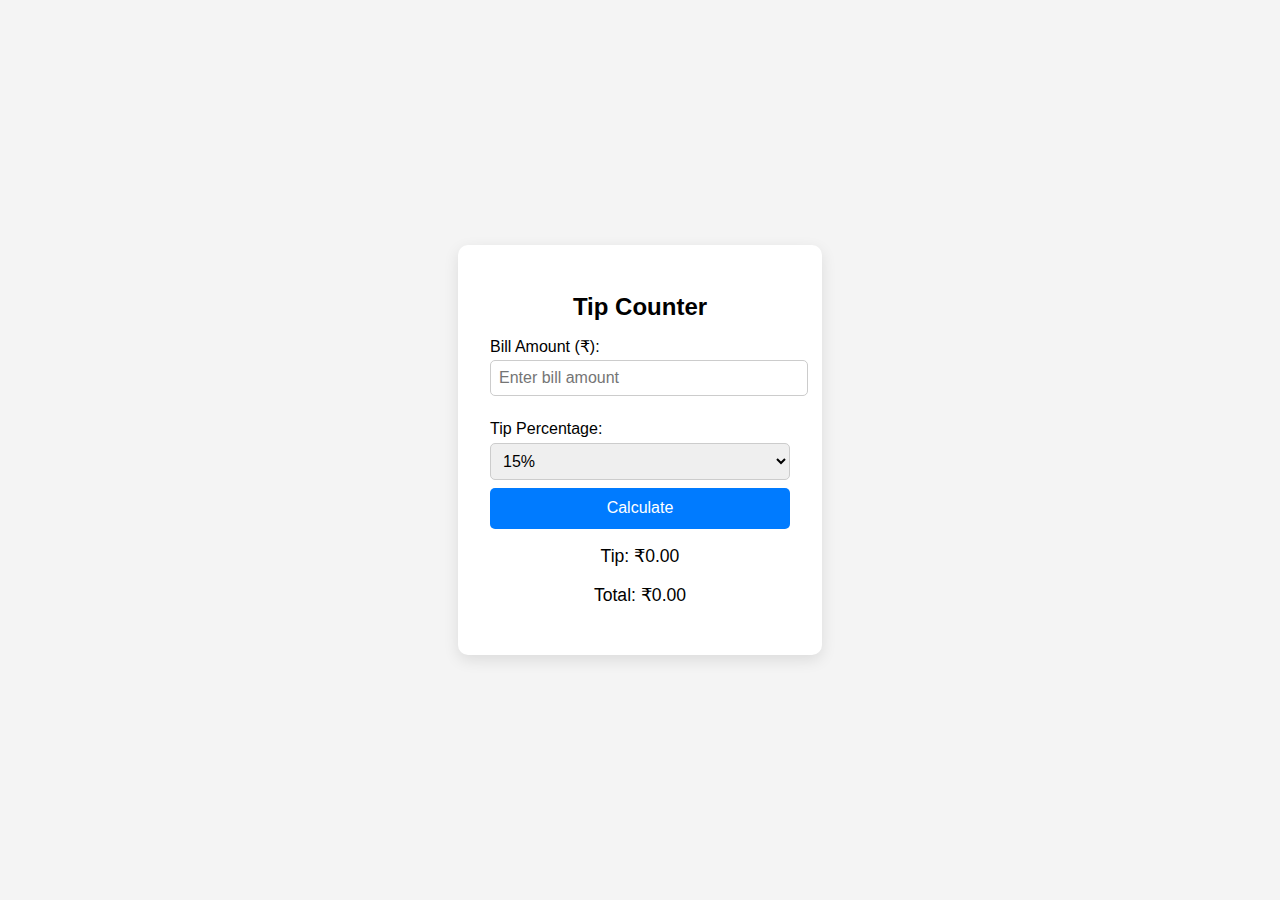
<file: tip counter/index.html>
<!DOCTYPE html>
<html lang="en">
<head>
  <meta charset="UTF-8" />
  <meta name="viewport" content="width=device-width, initial-scale=1.0" />
  <title>Tip Counter</title>
  <link rel="stylesheet" href="style.css" />
</head>
<body>
  <div class="container">
    <h1>Tip Counter</h1>
    <label for="billAmount">Bill Amount (₹):</label>
    <input type="number" id="billAmount" placeholder="Enter bill amount" />

    <label for="tipPercent">Tip Percentage:</label>
    <select id="tipPercent">
      <option value="5">5%</option>
      <option value="10">10%</option>
      <option value="15" selected>15%</option>
      <option value="20">20%</option>
    </select>

    <button onclick="calculateTip()">Calculate</button>

    <div id="results">
      <p>Tip: ₹<span id="tipAmount">0.00</span></p>
      <p>Total: ₹<span id="totalAmount">0.00</span></p>
    </div>
  </div>

  <script src="script.js"></script>
</body>
</html>
</file>
<file: animated-photo-gallery/style/style.css>
:root {
    --bg-main: #0d1117;    /* Dark navy background */
    --shadow: 0 8px 24px rgba(0, 0, 0, 0.6);
    --radius: 12px;
    --accent: #2563eb;         /* Blue accent */
    --bg-hover: #374151;       /* Hover state */
    --text-primary: #e5e7eb;   /* Light gray text */
    --text-secondary: #9ca3af; /* Muted gray text */
}

body {
    background-color: var(--bg-main);
}
</file>
<file: animatedCraftBoard/style/style.css>
/* anchor positioning */

:root {
    --bg-primary: #141e2e;
    --bg-main: #0d1117;    /* Dark navy background */
    --shadow: 0 8px 24px rgba(0, 0, 0, 0.6);
    --radius: 12px;
    --accent: #2563eb;         /* Blue accent */
    --bg-hover: #374151;       /* Hover state */
    --text-primary: #e5e7eb;   /* Light gray text */
    --text-secondary: #9ca3af; /* Muted gray text */
}
 
body {
    background-color: var(--bg-main);
}

.topic h2{
    color: var(--text-primary);
}

.gallery {
    width: 100%;
    overflow-x: auto;
    margin: 3rem auto;
    display: flex;
    gap: 1rem;
    scroll-behavior: smooth;
}

.gallery::-webkit-scrollbar {
    display: none;
}

.gallery::scroll-button(right), .gallery::scroll-button(left) {
    content: ">";
    border: none;
    background-color: var(--accent);
    font-family: Consolas;
    font-size: 3rem;
    color: white;
    height: 60px;
    width: 60px;
    border-radius: 50%;
    padding-bottom: .1em;
    cursor: pointer;
}

.gallery::scroll-button(left) {
    content: "<";
}

.gallery::scroll-button(right):disabled, .gallery::scroll-button(left):disabled {
    opacity: 0.5;
    cursor: auto;
}

.gallery img {
    flex: 0 0 20em;
    height: 12em;
    background-color: var(--bg-primary);
    padding: 1em;
    border-radius: .5em;
    text-align: center;
    align-content: center;
}
</file>
<file: bubbles animation/style.css>
.bubble {
    border: 5px solid #ccc;
    width: 100px;
    height: 100px;
    border-radius: 50%;
    background-color: linear-gradient(135deg, #fff, #f0f0f0);
}
</file>
<file: bubblesAnimation/style.css>
.bubble-box{
    width: 80px;
    height: 80px;
    background: radial-gradient(circle at 30% 30%, #aeefff 60%, #4fc3f7 100%);
    border: 1px solid #b3e5fc;
    box-shadow: 0 4px 16px 0 rgba(79,195,247,0.3), 0 0 0 2px #e1f5fe inset;
    border-radius: 50%;
    position: absolute;
}
</file>
<file: dom/style.css>
.container {
    display: flex;
    flex-direction: column;
    align-items: center;
    justify-content: center;
    padding: 10px;
    background: linear-gradient(hsl(0, 12%, 95%), hsl(0, 1%, 67%));
}

.buttonContainer {
    display: flex;
    flex-direction: column;
    border: 2px solid #000;
    border-radius: 10px;
    padding: 20px;
    align-items: center;
}
#changeTextButton {
    background-color: transparent;
    border: none;
    border-radius: 5px;
    cursor: pointer;
    font-size: 16px;
}
#changeTextButton:hover {
    background-color: hsl(0, 0%, 99%);
}
#textToChange{
    display: none;
}
</file>
<file: responsive-profile-card/styles/style.css>
.body {
    font-family: Arial, sans-serif;
    position: relative;
    align-items: center;
    height: 100vh;
    margin: 0;
}
.profile-card {
    background: linear-gradient(135deg, #fffbe7, #d8b0bc);
    padding: 40px;
    display: flex;
    flex-direction: row;
    flex-wrap: nowrap;
    gap: 40px;
    border-radius: 10px;
    box-shadow: 0 4px 20px rgba(0, 0, 0, 0.1);
    max-width: 800px;
} 
.profile-image {
    max-width: 300px;
    box-shadow: 10px 10px 10px rgba(0, 0, 0, 0.1);
    height: 100%;
}
.profile-image img{
    border-radius: 0%;
    width: 100%;
}

.profile-info {
    display: flex;
    justify-content: center;
    margin: 20px 0;
}

.social-links ul{
    display: flex;
    flex-direction: column;
    flex-wrap: nowrap;
    gap: 20px;
    margin: 50px;
}
.social-links a {
    text-decoration: none;
    color: #000;
    font-size: 18px;
    transition: color 0.3s ease;
}
.social-links li {
    list-style: none;
}
</file>
<file: scrolling-flag-design/style.css>
.timeline-section {
  text-align: center;
  padding: 60px 20px;
}

.timeline {
  position: relative;
  width: 80%;
  margin: 0 auto;
  padding: 100px 0;
}

.line {
  position: absolute;
  top: 0;
  left: 50%;
  width: 4px;
  height: 100%;
  background: linear-gradient(to bottom, #ff00cc, #3333ff);
  transform: translateX(-50%);
  z-index: 1;
}

.card-with-icon{
  position: relative;
  height: 240px;
  margin-bottom: 50px;
}

.money-icon {
  position: absolute;
  left: 50%;
  transform: translate(-50%);
  transition: top 0.2s linear;
  width: 40px;
  height: 40px;
  background-image: url('https://cdn-icons-png.flaticon.com/512/1090/1090835.png'); /* money icon */
  background-size: contain;
  background-repeat: no-repeat;
  z-index: 2;
}

.timeline-card {
  font-size: 15px;
  position: absolute;
  top: 0;
  background: #f5f2ff;
  padding: 20px;
  /* margin: 60px 0; */
  width: 280px;
  border-radius: 10px;
  border: 2px solid #020009;
  box-shadow: 5px 5px rgba(39, 29, 134, 0.1);
  transition: top 0.3s ease-out, opacity 0.3s;
  z-index: 2;
}

.timeline-card.left {
  left: -50px;
}

.timeline-card.right {
  left: 520px;
}

@media (max-width: 768px) {
  .timeline {
    width: 100%;
    padding: 30px 0;
  }

  .card-with-icon {
    display: flex;
    align-items: flex-start;
    margin: 20px 0; /* reduced */
    position: relative;
    height: auto; /* allow natural height */
  }

  .money-icon {
    position: relative;
    left: auto;
    transform: none;
    margin-left: 20px;
    margin-right: 10px;
    top: 0;
    width: 30px;
    height: 30px;
  }

  .timeline-card {
    position: relative;
    left: auto !important;
    transform: none !important;
    width: 75%;
    margin-left: auto;
    margin-right: 10px;
    top: 0 !important;
    padding: 15px;
    font-size: 14px;
    transition: none;
  }

  .line {
    left: 25px;
    transform: none;
  }
}
</file>
<file: tip counter/style.css>
body {
  font-family: 'Segoe UI', sans-serif;
  background-color: #f4f4f4;
  display: flex;
  justify-content: center;
  align-items: center;
  height: 100vh;
  margin: 0;
}
.container {
  background-color: #ffffff;
  padding: 2rem;
  border-radius: 10px;
  box-shadow: 0 5px 15px rgba(0, 0, 0, 0.1);
  width: 300px;
}
     
h1 {
  text-align: center;
  margin-bottom: 1rem;
  font-size: 1.5rem;
}

label {
  display: block;
  margin-top: 1rem;
  margin-bottom: 0.3rem;
}

input, select {
  width: 100%;
  padding: 0.5rem;
  font-size: 1rem;
  margin-bottom: 0.5rem;
  border: 1px solid #ccc;
  border-radius: 5px;
}

button {
  width: 100%;
  padding: 0.7rem;
  background-color: #007bff;
  border: none;
  color: #fff;
  font-size: 1rem;
  border-radius: 5px;
  cursor: pointer;
}

button:hover {
  background-color: #0056b3;
}

#results {
  margin-top: 1rem;
  text-align: center;
  font-size: 1.1rem;
}
</file>
